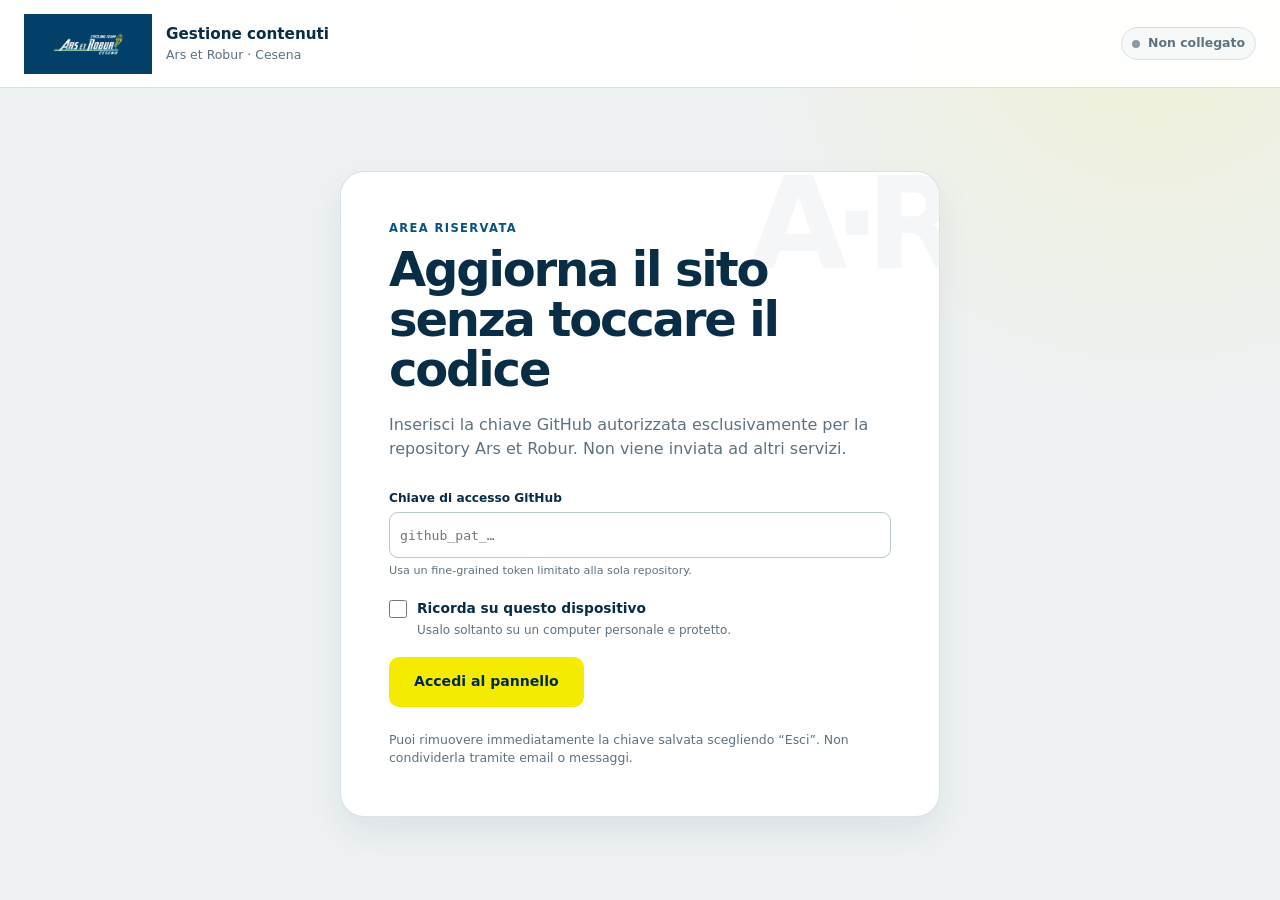
<file: pageadmin/index.html>
<!DOCTYPE html>
<html lang="it">
<head>
  <meta charset="UTF-8">
  <meta name="viewport" content="width=device-width, initial-scale=1">
  <meta name="robots" content="noindex, nofollow, noarchive">
  <meta name="referrer" content="no-referrer">
  <meta http-equiv="Content-Security-Policy" content="default-src 'self'; connect-src 'self' https://api.github.com; img-src 'self' blob: data: https://raw.githubusercontent.com; script-src 'self'; style-src 'self'; worker-src 'self' blob:; object-src 'none'; base-uri 'none'; form-action 'none'">
  <title>Gestione contenuti · Ars et Robur</title>
  <link rel="icon" href="../favicon.ico">
  <link rel="stylesheet" href="./admin.css?v=5">
</head>
<body>
  <a class="skip-link" href="#mainContent">Vai al contenuto</a>

  <div class="admin-shell">
    <header class="admin-header">
      <a class="admin-brand" href="../" aria-label="Torna al sito Ars et Robur">
        <img src="../assets/images/LogoArs-removebg.webp" alt="" width="152" height="72">
        <span>
          <strong>Gestione contenuti</strong>
          <small>Ars et Robur · Cesena</small>
        </span>
      </a>

      <div class="header-actions">
        <span id="connectionStatus" class="status-badge" data-state="neutral">
          <span class="status-dot" aria-hidden="true"></span>
          <span>Non collegato</span>
        </span>
        <button
          id="refreshButton"
          class="button button-secondary button-compact"
          type="button"
          aria-label="Aggiorna contenuti da GitHub"
          title="Aggiorna contenuti da GitHub"
          hidden
        >
          <span class="button-icon" aria-hidden="true">↻</span>
          <span>Aggiorna</span>
        </button>
        <button id="publishButton" class="button button-primary" type="button" disabled>
          <span class="button-icon" aria-hidden="true">↑</span>
          <span>Pubblica modifiche</span>
          <span id="changeCount" class="button-count" hidden>0</span>
        </button>
        <button id="logoutButton" class="button button-ghost" type="button" hidden>
          Esci
        </button>
      </div>
    </header>

    <main id="mainContent">
      <section id="setupView" class="access-view" hidden>
        <div class="access-card">
          <span class="access-mark" aria-hidden="true">A·R</span>
          <p class="eyebrow">Configurazione iniziale</p>
          <h1>Collega il pannello alla repository</h1>
          <p>La configurazione della repository è incompleta. Controlla proprietario, nome e branch del progetto.</p>
          <div class="notice notice-warning" role="status">
            <strong>Il pannello è pronto, ma non è ancora configurato.</strong>
            <span>Controlla i valori presenti in <code>pageadmin/admin-config.js</code>.</span>
          </div>
          <a class="button button-secondary" href="../">Torna al sito</a>
        </div>
      </section>

      <section id="loginView" class="access-view" hidden>
        <div class="access-card">
          <span class="access-mark" aria-hidden="true">A·R</span>
          <p class="eyebrow">Area riservata</p>
          <h1>Aggiorna il sito senza toccare il codice</h1>
          <p>Inserisci la chiave GitHub autorizzata esclusivamente per la repository Ars et Robur. Non viene inviata ad altri servizi.</p>

          <form id="loginForm" class="login-form">
            <div id="loginNotice" class="notice notice-error" role="alert" hidden></div>
            <div class="field">
              <label for="accessToken">Chiave di accesso GitHub</label>
              <input id="accessToken" name="accessToken" type="password" autocomplete="current-password" spellcheck="false" required placeholder="github_pat_…">
              <span class="field-helper">Usa un fine-grained token limitato alla sola repository.</span>
            </div>
            <label class="remember-control">
              <input id="rememberToken" type="checkbox">
              <span>
                <strong>Ricorda su questo dispositivo</strong>
                <small>Usalo soltanto su un computer personale e protetto.</small>
              </span>
            </label>
            <button id="loginButton" class="button button-primary button-large" type="submit">
              Accedi al pannello
            </button>
          </form>

          <p class="privacy-note">Puoi rimuovere immediatamente la chiave salvata scegliendo “Esci”. Non condividerla tramite email o messaggi.</p>
        </div>
      </section>

      <section id="workspaceView" class="workspace" hidden>
        <div class="page-intro">
          <div>
            <p class="eyebrow">Contenuti del sito</p>
            <h1>Gestisci il sito</h1>
            <p>Aggiorna immagini, locandine e testi. Nulla cambia online finché non scegli “Pubblica modifiche”.</p>
          </div>
          <div class="repository-context" aria-label="Repository collegata">
            <span>Repository</span>
            <strong id="repositoryName">—</strong>
            <small id="branchName">—</small>
          </div>
        </div>

        <div id="globalNotice" class="notice" role="status" aria-live="polite" hidden></div>

        <nav class="tabs" aria-label="Tipi di contenuto">
          <button id="galleryTab" class="tab-button is-active" type="button" role="tab" aria-selected="true" aria-controls="galleryPanel">
            <span>Gallery</span>
            <span id="galleryCount" class="tab-count">0</span>
          </button>
          <button id="postersTab" class="tab-button" type="button" role="tab" aria-selected="false" aria-controls="postersPanel">
            <span>Locandine</span>
            <span id="postersCount" class="tab-count">0</span>
          </button>
          <button id="textsTab" class="tab-button" type="button" role="tab" aria-selected="false" aria-controls="textsPanel">
            <span>Testi del sito</span>
          </button>
        </nav>

        <section id="galleryPanel" class="tab-panel" role="tabpanel" aria-labelledby="galleryTab">
          <div class="working-layout">
            <aside class="upload-panel">
              <div class="panel-heading">
                <div>
                  <p class="eyebrow">Nuove immagini</p>
                  <h2>Aggiungi alla gallery</h2>
                </div>
                <span class="format-badge">WebP automatico</span>
              </div>

              <label id="galleryDropzone" class="dropzone" for="galleryInput">
                <input id="galleryInput" type="file" accept="image/jpeg,image/png,image/webp" multiple>
                <span class="dropzone-icon" aria-hidden="true">＋</span>
                <strong>Trascina qui le fotografie</strong>
                <span>oppure scegli i file dal dispositivo</span>
                <small>JPG, PNG o WebP · massimo 12 MB ciascuno</small>
              </label>

              <div id="galleryQueue" class="upload-queue" aria-live="polite"></div>
            </aside>

            <div class="library-panel">
              <div class="panel-heading library-heading">
                <div>
                  <p class="eyebrow">Contenuti attuali</p>
                  <h2>Gallery pubblicata</h2>
                </div>
                <p>La gallery pubblica continua a mostrare le immagini in ordine casuale.</p>
              </div>

              <div id="galleryEmpty" class="empty-state" hidden>
                <strong>Nessuna fotografia</strong>
                <p>Carica la prima immagine usando l’area qui accanto.</p>
              </div>
              <div id="galleryList" class="content-grid" aria-live="polite"></div>
            </div>
          </div>
        </section>

        <section id="postersPanel" class="tab-panel" role="tabpanel" aria-labelledby="postersTab" hidden>
          <div class="working-layout">
            <aside class="upload-panel">
              <div class="panel-heading">
                <div>
                  <p class="eyebrow">Nuove uscite</p>
                  <h2>Aggiungi locandine</h2>
                </div>
                <span class="format-badge">Anteprima automatica</span>
              </div>

              <label id="postersDropzone" class="dropzone" for="postersInput">
                <input id="postersInput" type="file" accept="application/pdf,image/jpeg,image/png,image/webp" multiple>
                <span class="dropzone-icon" aria-hidden="true">＋</span>
                <strong>Trascina qui le locandine</strong>
                <span>oppure scegli i file dal dispositivo</span>
                <small>Il PDF viene convertito in un’anteprima nitida · PDF fino a 25 MB</small>
              </label>

              <div id="postersQueue" class="upload-queue" aria-live="polite"></div>
            </aside>

            <div class="library-panel">
              <div class="panel-heading library-heading">
                <div>
                  <p class="eyebrow">Ordine di visualizzazione</p>
                  <h2>Locandine pubblicate</h2>
                </div>
                <p>La prima locandina dell’elenco viene mostrata per prima sul sito.</p>
              </div>

              <div id="postersEmpty" class="empty-state" hidden>
                <strong>Nessuna locandina</strong>
                <p>Carica la prima locandina usando l’area qui accanto.</p>
              </div>
              <div id="postersList" class="content-grid content-grid-posters" aria-live="polite"></div>
            </div>
          </div>
        </section>

        <section id="textsPanel" class="tab-panel" role="tabpanel" aria-labelledby="textsTab" hidden>
          <div class="text-editor-intro">
            <div>
              <p class="eyebrow">Editor contenuti</p>
              <h2>Modifica i testi per sezione</h2>
              <p>Le anteprime mostrano gerarchia, tono e contrasto della sezione. Struttura, immagini e collegamenti restano protetti.</p>
            </div>
            <span class="format-badge">Anteprima live</span>
          </div>
          <div id="siteContentEditor" class="site-content-editor"></div>
        </section>
      </section>
    </main>
  </div>

  <div id="confirmDialog" class="dialog-backdrop" hidden>
    <section class="dialog" role="dialog" aria-modal="true" aria-labelledby="dialogTitle" aria-describedby="dialogDescription">
      <p class="eyebrow">Conferma richiesta</p>
      <h2 id="dialogTitle">Eliminare questo contenuto?</h2>
      <p id="dialogDescription">La rimozione verrà applicata soltanto alla prossima pubblicazione.</p>
      <div class="dialog-actions">
        <button id="dialogCancel" class="button button-secondary" type="button">Annulla</button>
        <button id="dialogConfirm" class="button button-danger" type="button">Elimina</button>
      </div>
    </section>
  </div>

  <div id="toastRegion" class="toast-region" aria-live="polite" aria-atomic="true"></div>

  <script src="./admin-config.js?v=5"></script>
  <script src="./vendor/pdfjs/pdf.min.js"></script>
  <script src="./admin.js?v=11"></script>
</body>
</html>
</file>
<file: pageadmin/admin.css>
:root {
  color-scheme: light;
  --navy-950: #002b48;
  --navy-900: #023f69;
  --navy-800: #07527f;
  --navy-100: #dbe9f1;
  --ink: #092d45;
  --muted: #5d7280;
  --canvas: #eef2f3;
  --surface: #ffffff;
  --surface-soft: #f7f9f9;
  --line: #d6dfe3;
  --line-strong: #b9c8cf;
  --accent: #f4eb00;
  --accent-hover: #fff600;
  --danger: #b42318;
  --danger-soft: #fef3f2;
  --success: #16794a;
  --success-soft: #ecfdf3;
  --warning: #996300;
  --warning-soft: #fff9df;
  --focus: #0b78b7;
  --shadow: 0 1px 0 rgba(255, 255, 255, 0.9) inset,
    0 16px 36px rgba(2, 43, 72, 0.08);
  --radius-sm: 10px;
  --radius-md: 16px;
  --radius-lg: 24px;
  --container: 1440px;
  --font: Inter, ui-sans-serif, system-ui, -apple-system, BlinkMacSystemFont, "Segoe UI", sans-serif;
}

* {
  box-sizing: border-box;
}

html {
  min-width: 320px;
  background: var(--canvas);
  scroll-behavior: smooth;
}

body {
  min-height: 100vh;
  margin: 0;
  background:
    radial-gradient(circle at 90% 0%, rgba(244, 235, 0, 0.12), transparent 26rem),
    var(--canvas);
  color: var(--ink);
  font-family: var(--font);
  font-size: 1rem;
  line-height: 1.5;
}

button,
input,
textarea {
  font: inherit;
}

button,
label {
  -webkit-tap-highlight-color: transparent;
}

button,
a {
  color: inherit;
}

button {
  border: 0;
}

img {
  display: block;
  max-width: 100%;
}

[hidden] {
  display: none !important;
}

.skip-link {
  position: fixed;
  top: 8px;
  left: 8px;
  z-index: 1000;
  padding: 10px 14px;
  border-radius: 8px;
  background: var(--accent);
  color: var(--navy-950);
  font-weight: 700;
  transform: translateY(-150%);
}

.skip-link:focus {
  transform: translateY(0);
}

:focus-visible {
  outline: 3px solid var(--focus);
  outline-offset: 3px;
}

.admin-shell {
  min-height: 100vh;
}

.admin-header {
  position: sticky;
  top: 0;
  z-index: 100;
  display: flex;
  align-items: center;
  justify-content: space-between;
  gap: 24px;
  min-height: 88px;
  padding: 12px max(24px, calc((100vw - var(--container)) / 2));
  border-bottom: 1px solid rgba(6, 47, 77, 0.14);
  background: rgba(255, 255, 255, 0.92);
  backdrop-filter: blur(18px);
}

.admin-brand {
  display: inline-flex;
  align-items: center;
  gap: 14px;
  min-width: 0;
  text-decoration: none;
}

.admin-brand img {
  width: 128px;
  height: 60px;
  object-fit: contain;
  padding: 7px 11px;
  background: var(--navy-900);
}

.admin-brand span {
  display: grid;
  min-width: 0;
}

.admin-brand strong {
  font-size: 0.95rem;
  font-weight: 700;
}

.admin-brand small {
  color: var(--muted);
  font-size: 0.78rem;
}

.header-actions {
  display: flex;
  align-items: center;
  justify-content: flex-end;
  gap: 10px;
}

.status-badge,
.format-badge {
  display: inline-flex;
  align-items: center;
  gap: 8px;
  min-height: 32px;
  padding: 6px 10px;
  border: 1px solid var(--line);
  border-radius: 999px;
  background: var(--surface-soft);
  color: var(--muted);
  font-size: 0.78rem;
  font-weight: 650;
  white-space: nowrap;
}

.status-dot {
  width: 8px;
  height: 8px;
  border-radius: 50%;
  background: #8b9aa3;
}

.status-badge[data-state="success"] {
  border-color: #a8d9bf;
  background: var(--success-soft);
  color: var(--success);
}

.status-badge[data-state="success"] .status-dot {
  background: var(--success);
}

.status-badge[data-state="warning"] {
  border-color: #ead78a;
  background: var(--warning-soft);
  color: var(--warning);
}

.status-badge[data-state="warning"] .status-dot {
  background: #d69700;
}

.status-badge[data-state="error"] {
  border-color: #f4b4ae;
  background: var(--danger-soft);
  color: var(--danger);
}

.status-badge[data-state="error"] .status-dot {
  background: var(--danger);
}

.button {
  display: inline-flex;
  align-items: center;
  justify-content: center;
  gap: 9px;
  min-height: 42px;
  padding: 9px 15px;
  border: 1px solid transparent;
  border-radius: var(--radius-sm);
  cursor: pointer;
  font-size: 0.88rem;
  font-weight: 700;
  line-height: 1.2;
  text-decoration: none;
  transition: background 160ms ease, border-color 160ms ease, color 160ms ease, transform 160ms ease;
}

.button:hover:not(:disabled) {
  transform: translateY(-1px);
}

.button:active:not(:disabled) {
  transform: translateY(0);
}

.button:disabled {
  cursor: not-allowed;
  opacity: 0.52;
}

.button-primary {
  background: var(--accent);
  color: var(--navy-950);
}

.button-primary:hover:not(:disabled) {
  background: var(--accent-hover);
}

.button-secondary {
  border-color: var(--line-strong);
  background: var(--surface);
  color: var(--ink);
}

.button-secondary:hover:not(:disabled),
.button-ghost:hover:not(:disabled) {
  border-color: var(--navy-800);
  background: var(--navy-100);
}

.button-ghost {
  border-color: transparent;
  background: transparent;
  color: var(--muted);
}

.button-compact {
  min-width: 42px;
  min-height: 42px;
  padding: 7px 11px;
  font-size: 0.82rem;
}

.button-danger {
  background: var(--danger);
  color: #fff;
}

.button-danger:hover:not(:disabled) {
  background: #8f1c13;
}

.button-large {
  min-height: 50px;
  padding-inline: 24px;
}

.button-icon {
  font-size: 1.15rem;
  line-height: 1;
}

.button-count {
  min-width: 22px;
  padding: 2px 6px;
  border-radius: 999px;
  background: var(--navy-950);
  color: #fff;
  font-size: 0.72rem;
}

.access-view {
  display: grid;
  min-height: calc(100vh - 88px);
  place-items: center;
  padding: 48px 24px;
}

.access-card {
  position: relative;
  width: min(100%, 600px);
  overflow: hidden;
  padding: clamp(28px, 5vw, 48px);
  border: 1px solid rgba(6, 47, 77, 0.14);
  border-radius: var(--radius-lg);
  background: var(--surface);
  box-shadow: var(--shadow);
}

.access-card h1,
.page-intro h1 {
  max-width: 18ch;
  margin: 0;
  font-size: clamp(2rem, 4vw, 3rem);
  font-weight: 650;
  letter-spacing: -0.045em;
  line-height: 1.04;
}

.access-card > p:not(.eyebrow, .privacy-note) {
  max-width: 55ch;
  margin: 18px 0 28px;
  color: var(--muted);
}

.access-mark {
  position: absolute;
  top: -12px;
  right: -10px;
  color: rgba(6, 47, 77, 0.045);
  font-size: 8rem;
  font-weight: 800;
  letter-spacing: -0.12em;
  line-height: 1;
  pointer-events: none;
}

.eyebrow {
  margin: 0 0 8px;
  color: var(--navy-800);
  font-size: 0.72rem;
  font-weight: 800;
  letter-spacing: 0.12em;
  text-transform: uppercase;
}

.privacy-note {
  margin: 24px 0 0;
  color: var(--muted);
  font-size: 0.78rem;
}

.login-form {
  display: grid;
  gap: 18px;
}

.login-form > .button {
  justify-self: start;
}

.login-form .field input {
  height: 46px;
  font-family: ui-monospace, SFMono-Regular, Consolas, monospace;
}

.remember-control {
  display: flex;
  align-items: flex-start;
  gap: 10px;
  cursor: pointer;
}

.remember-control input {
  width: 18px;
  height: 18px;
  margin: 2px 0 0;
  accent-color: var(--navy-900);
}

.remember-control span {
  display: grid;
  gap: 2px;
}

.remember-control strong {
  font-size: 0.86rem;
}

.remember-control small {
  color: var(--muted);
  font-size: 0.75rem;
}
.workspace {
  width: min(var(--container), calc(100% - 48px));
  margin-inline: auto;
  padding: clamp(32px, 5vw, 64px) 0 80px;
}

.page-intro {
  display: flex;
  align-items: flex-end;
  justify-content: space-between;
  gap: 32px;
  margin-bottom: 32px;
}

.page-intro > div:first-child > p:last-child {
  max-width: 60ch;
  margin: 14px 0 0;
  color: var(--muted);
}

.repository-context {
  display: grid;
  min-width: 220px;
  padding: 14px 16px;
  border-left: 3px solid var(--accent);
  background: rgba(255, 255, 255, 0.7);
}

.repository-context span,
.repository-context small {
  color: var(--muted);
  font-size: 0.75rem;
}

.repository-context strong {
  margin-block: 2px;
  font-size: 0.92rem;
}

.notice {
  display: grid;
  gap: 3px;
  margin: 0 0 24px;
  padding: 14px 16px;
  border: 1px solid var(--line);
  border-left-width: 4px;
  border-radius: var(--radius-sm);
  background: var(--surface);
  color: var(--muted);
  font-size: 0.88rem;
}

.notice strong {
  color: var(--ink);
}

.notice-warning {
  border-color: #ead78a;
  border-left-color: #d69700;
  background: var(--warning-soft);
}

.notice-success {
  border-color: #a8d9bf;
  border-left-color: var(--success);
  background: var(--success-soft);
}

.notice-error {
  border-color: #f4b4ae;
  border-left-color: var(--danger);
  background: var(--danger-soft);
}

.tabs {
  display: flex;
  gap: 6px;
  margin-bottom: 20px;
  padding: 5px;
  border: 1px solid var(--line);
  border-radius: 14px;
  background: rgba(255, 255, 255, 0.72);
}

.tab-button {
  display: inline-flex;
  align-items: center;
  justify-content: center;
  gap: 9px;
  min-height: 44px;
  padding: 9px 16px;
  border-radius: 10px;
  background: transparent;
  color: var(--muted);
  cursor: pointer;
  font-weight: 700;
}

.tab-button.is-active {
  background: var(--navy-900);
  color: #fff;
}

.tab-count {
  min-width: 24px;
  padding: 2px 7px;
  border-radius: 999px;
  background: rgba(6, 47, 77, 0.1);
  font-size: 0.72rem;
}

.tab-button.is-active .tab-count {
  background: var(--accent);
  color: var(--navy-950);
}

.working-layout {
  display: grid;
  grid-template-columns: minmax(300px, 0.72fr) minmax(0, 2fr);
  gap: 20px;
  align-items: start;
}

.text-editor-intro {
  display: flex;
  align-items: flex-start;
  justify-content: space-between;
  gap: 24px;
  margin-bottom: 20px;
  padding: 20px;
  border: 1px solid var(--line);
  border-radius: var(--radius-md);
  background: var(--surface);
}

.text-editor-intro h2 {
  margin: 0;
  font-size: 1.35rem;
}

.text-editor-intro p:last-child {
  max-width: 68ch;
  margin: 8px 0 0;
  color: var(--muted);
}

.site-content-editor {
  display: grid;
  gap: 18px;
}

.text-section-card {
  --section-accent: var(--navy-800);
  --section-tint: rgba(6, 69, 119, 0.055);
  display: grid;
  grid-template-columns: minmax(0, 1.2fr) minmax(280px, 0.8fr);
  gap: 22px;
  padding: 20px;
  border: 1px solid color-mix(in srgb, var(--section-accent) 18%, var(--line));
  border-left: 5px solid var(--section-accent);
  border-radius: var(--radius-lg);
  background:
    linear-gradient(135deg, var(--section-tint), transparent 38%),
    var(--surface);
  box-shadow: var(--shadow);
}

.text-section-card[data-section="hero"],
.text-section-card[data-section="activities"] {
  --section-accent: #075c96;
  --section-tint: rgba(7, 92, 150, 0.07);
}

.text-section-card[data-section="about"],
.text-section-card[data-section="sponsors"] {
  --section-accent: #b4ac00;
  --section-tint: rgba(244, 235, 0, 0.08);
}

.text-section-card[data-section="gallery"],
.text-section-card[data-section="contact"] {
  --section-accent: #087f78;
  --section-tint: rgba(8, 127, 120, 0.065);
}

.text-section-card[data-section="weekly"],
.text-section-card[data-section="footer"] {
  --section-accent: #6d5aa8;
  --section-tint: rgba(109, 90, 168, 0.06);
}

.text-section-fields {
  display: grid;
  align-content: start;
  gap: 14px;
}

.text-section-heading {
  display: flex;
  align-items: flex-start;
  gap: 12px;
  margin-bottom: 2px;
}

.text-section-marker {
  display: grid;
  flex: 0 0 34px;
  width: 34px;
  height: 34px;
  place-items: center;
  border-radius: 10px;
  background: var(--section-accent);
  color: #fff;
  font-size: 0.72rem;
  font-weight: 800;
  letter-spacing: 0.06em;
}

.text-section-heading h3 {
  margin: 0;
  font-size: 1.12rem;
}

.text-section-heading p {
  margin: 4px 0 0;
  color: var(--muted);
  font-size: 0.8rem;
}

.text-preview {
  position: sticky;
  top: 108px;
  align-self: start;
  min-height: 220px;
  border-radius: var(--radius-md);
  overflow: hidden;
}

.text-preview[data-section="activities"] {
  min-height: 460px;
}

.text-preview[data-theme="dark"] {
  background: linear-gradient(145deg, var(--navy-950), #075c96);
  color: #fff;
}

.text-preview[data-theme="light"] {
  border: 1px solid var(--line);
  background: #f5f7f7;
  color: var(--ink);
}

.preview-label {
  display: block;
  padding: 10px 16px;
  border-bottom: 1px solid rgba(255, 255, 255, 0.15);
  background: rgba(0, 0, 0, 0.12);
  color: inherit;
  font-size: 0.68rem;
  font-weight: 800;
  letter-spacing: 0.1em;
  opacity: 0.75;
  text-transform: uppercase;
}

.text-preview[data-theme="light"] .preview-label {
  border-bottom-color: var(--line);
  background: rgba(6, 47, 77, 0.035);
}

.preview-canvas {
  display: grid;
  align-content: start;
  padding: clamp(22px, 4vw, 36px);
}

.text-preview .preview-eyebrow {
  margin: 0 0 10px;
  color: var(--accent);
  font-size: 0.7rem;
  font-weight: 800;
  letter-spacing: 0.13em;
  text-transform: uppercase;
}

.text-preview[data-theme="light"] .preview-eyebrow {
  color: var(--navy-800);
}

.preview-kicker {
  margin: 0 0 16px;
  font-size: 0.72rem;
  font-weight: 800;
  letter-spacing: 0.09em;
  text-transform: uppercase;
}

.preview-highlight {
  justify-self: start;
  padding: 7px 10px;
  background: var(--accent);
  color: var(--navy-950);
}

.preview-brand {
  max-width: 9ch;
  margin: 0;
  font-size: clamp(2.1rem, 5vw, 3.7rem);
  font-weight: 700;
  line-height: 0.82;
  letter-spacing: -0.075em;
}

.preview-brand-small {
  max-width: none;
  font-size: 1.2rem;
  letter-spacing: -0.03em;
}

.preview-manifesto {
  margin: 20px 0 0;
  color: var(--accent);
  font-size: 0.78rem;
  font-weight: 800;
  letter-spacing: 0.12em;
  text-transform: uppercase;
}

.text-preview h3 {
  margin: 0;
  font-size: clamp(1.45rem, 3vw, 2.2rem);
  line-height: 1.05;
  letter-spacing: -0.035em;
}

.text-preview .preview-body {
  margin: 16px 0 0;
  color: inherit;
  opacity: 0.78;
  font-size: 0.9rem;
}

.preview-actions {
  display: flex;
  flex-wrap: wrap;
  align-items: center;
  gap: 10px 16px;
  margin-top: 20px;
}

.preview-action {
  display: inline-flex;
  justify-self: start;
  padding: 10px 14px;
  border: 1px solid var(--accent);
  border-radius: 8px;
  background: var(--accent);
  color: var(--navy-950);
  font-size: 0.72rem;
  font-weight: 800;
  text-transform: uppercase;
}

.text-preview[data-theme="light"] .preview-action {
  border-color: var(--navy-800);
  background: var(--navy-800);
  color: #fff;
}

.preview-action-secondary {
  padding-inline: 0;
  border-color: transparent;
  background: transparent;
  color: inherit;
}

.text-preview[data-theme="light"] .preview-action-secondary {
  border-color: transparent;
  background: transparent;
  color: var(--navy-800);
}

.preview-feature,
.preview-prompt {
  margin-top: 22px;
  padding: 16px;
  border: 1px solid currentColor;
  border-radius: 12px;
  background: rgba(255, 255, 255, 0.48);
}

.preview-feature h4,
.preview-mini-card h4 {
  margin: 0;
  font-size: 0.95rem;
  line-height: 1.2;
}

.preview-feature p,
.preview-mini-card p {
  margin: 8px 0 0;
  font-size: 0.78rem;
  line-height: 1.45;
  opacity: 0.75;
}

.preview-support {
  margin: 20px 0 10px;
  color: #347fc0;
  font-size: 0.78rem;
  font-weight: 700;
}

.preview-mini-grid {
  display: grid;
  grid-template-columns: repeat(2, minmax(0, 1fr));
  gap: 10px;
  margin-top: 22px;
}

.preview-mini-card {
  min-width: 0;
  padding: 14px;
  border-radius: 12px;
  background: rgba(234, 243, 245, 0.92);
  color: var(--navy-950);
}

.preview-prompt {
  display: flex;
  flex-wrap: wrap;
  align-items: center;
  justify-content: space-between;
  gap: 12px;
}

.preview-prompt strong {
  font-size: 0.82rem;
}

.upload-panel,
.library-panel {
  min-width: 0;
  border: 1px solid rgba(6, 47, 77, 0.13);
  border-radius: var(--radius-lg);
  background: var(--surface);
  box-shadow: var(--shadow);
}

.upload-panel {
  position: sticky;
  top: 108px;
  padding: 20px;
}

.library-panel {
  padding: 20px;
}

.panel-heading {
  display: flex;
  align-items: flex-start;
  justify-content: space-between;
  gap: 16px;
  margin-bottom: 18px;
}

.panel-heading h2 {
  margin: 0;
  font-size: 1.25rem;
  font-weight: 650;
  letter-spacing: -0.025em;
}

.format-badge {
  border-color: #e1d600;
  background: #fffde0;
  color: #645f00;
}

.library-heading > p {
  max-width: 38ch;
  margin: 0;
  color: var(--muted);
  font-size: 0.82rem;
  text-align: right;
}

.dropzone {
  display: grid;
  min-height: 250px;
  place-items: center;
  align-content: center;
  gap: 7px;
  padding: 28px 20px;
  border: 1.5px dashed var(--line-strong);
  border-radius: var(--radius-md);
  background:
    linear-gradient(rgba(255,255,255,0.78), rgba(255,255,255,0.78)),
    repeating-linear-gradient(-45deg, var(--navy-100) 0 10px, transparent 10px 20px);
  cursor: pointer;
  text-align: center;
  transition: border-color 160ms ease, background 160ms ease, transform 160ms ease;
}

.dropzone:hover,
.dropzone.is-dragover {
  border-color: var(--navy-800);
  background: #eef7fb;
  transform: translateY(-2px);
}

.dropzone input {
  position: absolute;
  width: 1px;
  height: 1px;
  overflow: hidden;
  clip: rect(0 0 0 0);
  clip-path: inset(50%);
  white-space: nowrap;
}

.dropzone-icon {
  display: grid;
  width: 46px;
  height: 46px;
  place-items: center;
  border-radius: 12px;
  background: var(--accent);
  color: var(--navy-950);
  font-size: 1.6rem;
  line-height: 1;
}

.dropzone strong {
  margin-top: 5px;
  font-size: 0.95rem;
}

.dropzone span:not(.dropzone-icon),
.dropzone small {
  color: var(--muted);
  font-size: 0.8rem;
}

.upload-queue {
  display: grid;
  gap: 10px;
  margin-top: 16px;
}

.queue-item {
  display: grid;
  grid-template-columns: 46px minmax(0, 1fr);
  gap: 10px;
  align-items: center;
  padding: 10px;
  border: 1px solid var(--line);
  border-radius: var(--radius-sm);
  background: var(--surface-soft);
}

.queue-item img {
  width: 46px;
  height: 46px;
  border-radius: 8px;
  object-fit: cover;
}

.queue-item div {
  min-width: 0;
}

.queue-item strong,
.queue-item span {
  display: block;
  overflow: hidden;
  text-overflow: ellipsis;
  white-space: nowrap;
}

.queue-item strong {
  font-size: 0.8rem;
}

.queue-item span {
  color: var(--muted);
  font-size: 0.72rem;
}

.content-grid {
  display: grid;
  grid-template-columns: repeat(auto-fill, minmax(min(230px, 100%), 1fr));
  gap: 14px;
}

.content-grid-posters {
  grid-template-columns: repeat(auto-fill, minmax(min(210px, 100%), 1fr));
}

.content-card {
  position: relative;
  display: flex;
  min-width: 0;
  flex-direction: column;
  overflow: hidden;
  border: 1px solid var(--line);
  border-radius: var(--radius-md);
  background: var(--surface-soft);
}

.content-card[data-new="true"] {
  border-color: #d8cf00;
  box-shadow: 0 0 0 2px rgba(244, 235, 0, 0.22);
}

.content-preview {
  position: relative;
  aspect-ratio: 4 / 3;
  overflow: hidden;
  background: var(--navy-100);
}

.content-grid-posters .content-preview {
  aspect-ratio: 4 / 5;
}

.content-preview img {
  width: 100%;
  height: 100%;
  object-fit: cover;
}

.content-preview.is-missing::after {
  content: "File non trovato";
  position: absolute;
  inset: 0;
  display: grid;
  place-items: center;
  padding: 20px;
  background: var(--danger-soft);
  color: var(--danger);
  font-size: 0.8rem;
  font-weight: 700;
  text-align: center;
}

.new-badge {
  position: absolute;
  top: 10px;
  left: 10px;
  z-index: 1;
  padding: 5px 8px;
  border-radius: 999px;
  background: var(--accent);
  color: var(--navy-950);
  font-size: 0.66rem;
  font-weight: 800;
  letter-spacing: 0.04em;
  text-transform: uppercase;
}

.card-form {
  display: grid;
  gap: 12px;
  padding: 14px;
}

.field {
  display: grid;
  gap: 5px;
}

.field label {
  font-size: 0.76rem;
  font-weight: 700;
}

.field input,
.field textarea {
  width: 100%;
  min-width: 0;
  border: 1px solid var(--line-strong);
  border-radius: 9px;
  background: var(--surface);
  color: var(--ink);
  font-size: 0.82rem;
}

.field input {
  height: 39px;
  padding: 8px 10px;
}

.field textarea {
  min-height: 72px;
  padding: 9px 10px;
  line-height: 1.45;
  resize: vertical;
}

.field input:hover,
.field textarea:hover {
  border-color: var(--navy-800);
}

.field input:focus,
.field textarea:focus {
  border-color: var(--focus);
  outline: 3px solid rgba(11, 120, 183, 0.16);
}

.field-helper,
.file-meta {
  color: var(--muted);
  font-size: 0.7rem;
}

.file-meta {
  overflow: hidden;
  text-overflow: ellipsis;
  white-space: nowrap;
}

.card-actions {
  display: flex;
  align-items: center;
  justify-content: space-between;
  gap: 8px;
  padding: 0 14px 14px;
}

.order-actions {
  display: flex;
  gap: 6px;
}

.icon-button {
  display: inline-grid;
  width: 38px;
  height: 38px;
  place-items: center;
  border: 1px solid var(--line);
  border-radius: 9px;
  background: var(--surface);
  color: var(--ink);
  cursor: pointer;
  font-size: 1rem;
}

.icon-button:hover:not(:disabled) {
  border-color: var(--navy-800);
  background: var(--navy-100);
}

.icon-button:disabled {
  cursor: not-allowed;
  opacity: 0.35;
}

.icon-button-danger {
  color: var(--danger);
}

.icon-button-danger:hover:not(:disabled) {
  border-color: #f4b4ae;
  background: var(--danger-soft);
}

.empty-state {
  padding: 48px 24px;
  border: 1px dashed var(--line-strong);
  border-radius: var(--radius-md);
  text-align: center;
}

.empty-state strong {
  display: block;
}

.empty-state p {
  margin: 5px 0 0;
  color: var(--muted);
  font-size: 0.88rem;
}

.dialog-backdrop {
  position: fixed;
  inset: 0;
  z-index: 500;
  display: grid;
  place-items: center;
  padding: 20px;
  background: rgba(0, 28, 46, 0.62);
}

.dialog {
  width: min(100%, 440px);
  padding: 24px;
  border-radius: var(--radius-lg);
  background: var(--surface);
  box-shadow: 0 30px 80px rgba(0, 20, 34, 0.32);
}

.dialog h2 {
  margin: 0;
  font-size: 1.35rem;
}

.dialog > p:not(.eyebrow) {
  margin: 10px 0 22px;
  color: var(--muted);
}

.dialog-actions {
  display: flex;
  justify-content: flex-end;
  gap: 10px;
}

.toast-region {
  position: fixed;
  right: 20px;
  bottom: 20px;
  z-index: 700;
  display: grid;
  width: min(380px, calc(100% - 40px));
  gap: 10px;
}

.toast {
  padding: 13px 15px;
  border: 1px solid var(--line);
  border-left: 4px solid var(--navy-800);
  border-radius: var(--radius-sm);
  background: var(--surface);
  box-shadow: 0 16px 42px rgba(0, 20, 34, 0.18);
  font-size: 0.84rem;
}

.toast[data-state="success"] {
  border-left-color: var(--success);
}

.toast[data-state="error"] {
  border-left-color: var(--danger);
}

.is-busy {
  cursor: progress;
}

.is-busy .button-primary {
  pointer-events: none;
}

@media (max-width: 980px) {
  .admin-header {
    align-items: flex-start;
    padding-inline: 20px;
  }

  .admin-brand span,
  .status-badge {
    display: none;
  }

  .working-layout {
    grid-template-columns: 1fr;
  }

  .text-section-card {
    grid-template-columns: 1fr;
  }

  .text-preview {
    position: static;
  }

  .upload-panel {
    position: static;
  }

  .dropzone {
    min-height: 190px;
  }
}

@media (max-width: 680px) {
  .admin-header {
    align-items: center;
    min-height: 72px;
    gap: 10px;
    padding: 8px 16px;
  }

  .admin-brand img {
    width: 82px;
    height: 48px;
    padding: 5px 7px;
  }

  .header-actions {
    gap: 6px;
  }

  .header-actions .button {
    min-height: 42px;
    padding-inline: 11px;
  }

  #refreshButton > span:nth-child(2),
  #publishButton .button-icon,
  #logoutButton {
    display: none;
  }

  .workspace {
    width: min(100% - 28px, var(--container));
    padding-top: 28px;
  }

  .page-intro {
    align-items: flex-start;
    flex-direction: column;
  }

  .repository-context {
    width: 100%;
  }

  .tabs {
    position: sticky;
    top: 80px;
    z-index: 50;
  }

  .tab-button {
    flex: 1;
  }

  .panel-heading,
  .library-heading,
  .text-editor-intro {
    align-items: flex-start;
    flex-direction: column;
  }

  .library-heading > p {
    text-align: left;
  }

  .upload-panel,
  .library-panel {
    padding: 14px;
    border-radius: var(--radius-md);
  }

  .text-section-card {
    padding: 16px;
  }

  .preview-mini-grid {
    grid-template-columns: 1fr;
  }

  .content-grid,
  .content-grid-posters {
    grid-template-columns: 1fr;
  }

  .content-card {
    display: grid;
    grid-template-columns: minmax(118px, 0.8fr) minmax(0, 1.2fr);
  }

  .content-preview,
  .content-grid-posters .content-preview {
    height: 100%;
    min-height: 200px;
    aspect-ratio: auto;
  }

  .card-actions {
    grid-column: 2;
  }

  .access-view {
    min-height: calc(100vh - 72px);
    padding: 24px 14px;
  }

  .access-card {
    padding: 24px 20px;
    border-radius: var(--radius-md);
  }
}

@media (max-width: 430px) {
  .tab-button {
    gap: 6px;
    padding-inline: 10px;
    font-size: 0.8rem;
  }

  #publishButton > span:nth-child(2) {
    max-width: 92px;
    overflow: hidden;
    text-overflow: ellipsis;
    white-space: nowrap;
  }

  .content-card {
    display: flex;
  }

  .content-preview,
  .content-grid-posters .content-preview {
    min-height: 0;
    aspect-ratio: 4 / 3;
  }

  .content-grid-posters .content-preview {
    aspect-ratio: 4 / 5;
  }

  .card-actions {
    grid-column: auto;
  }

  .dialog-actions {
    flex-direction: column-reverse;
  }

  .dialog-actions .button {
    width: 100%;
  }
}

@media (prefers-reduced-motion: reduce) {
  *,
  *::before,
  *::after {
    scroll-behavior: auto !important;
    transition-duration: 0.01ms !important;
  }
}
</file>
